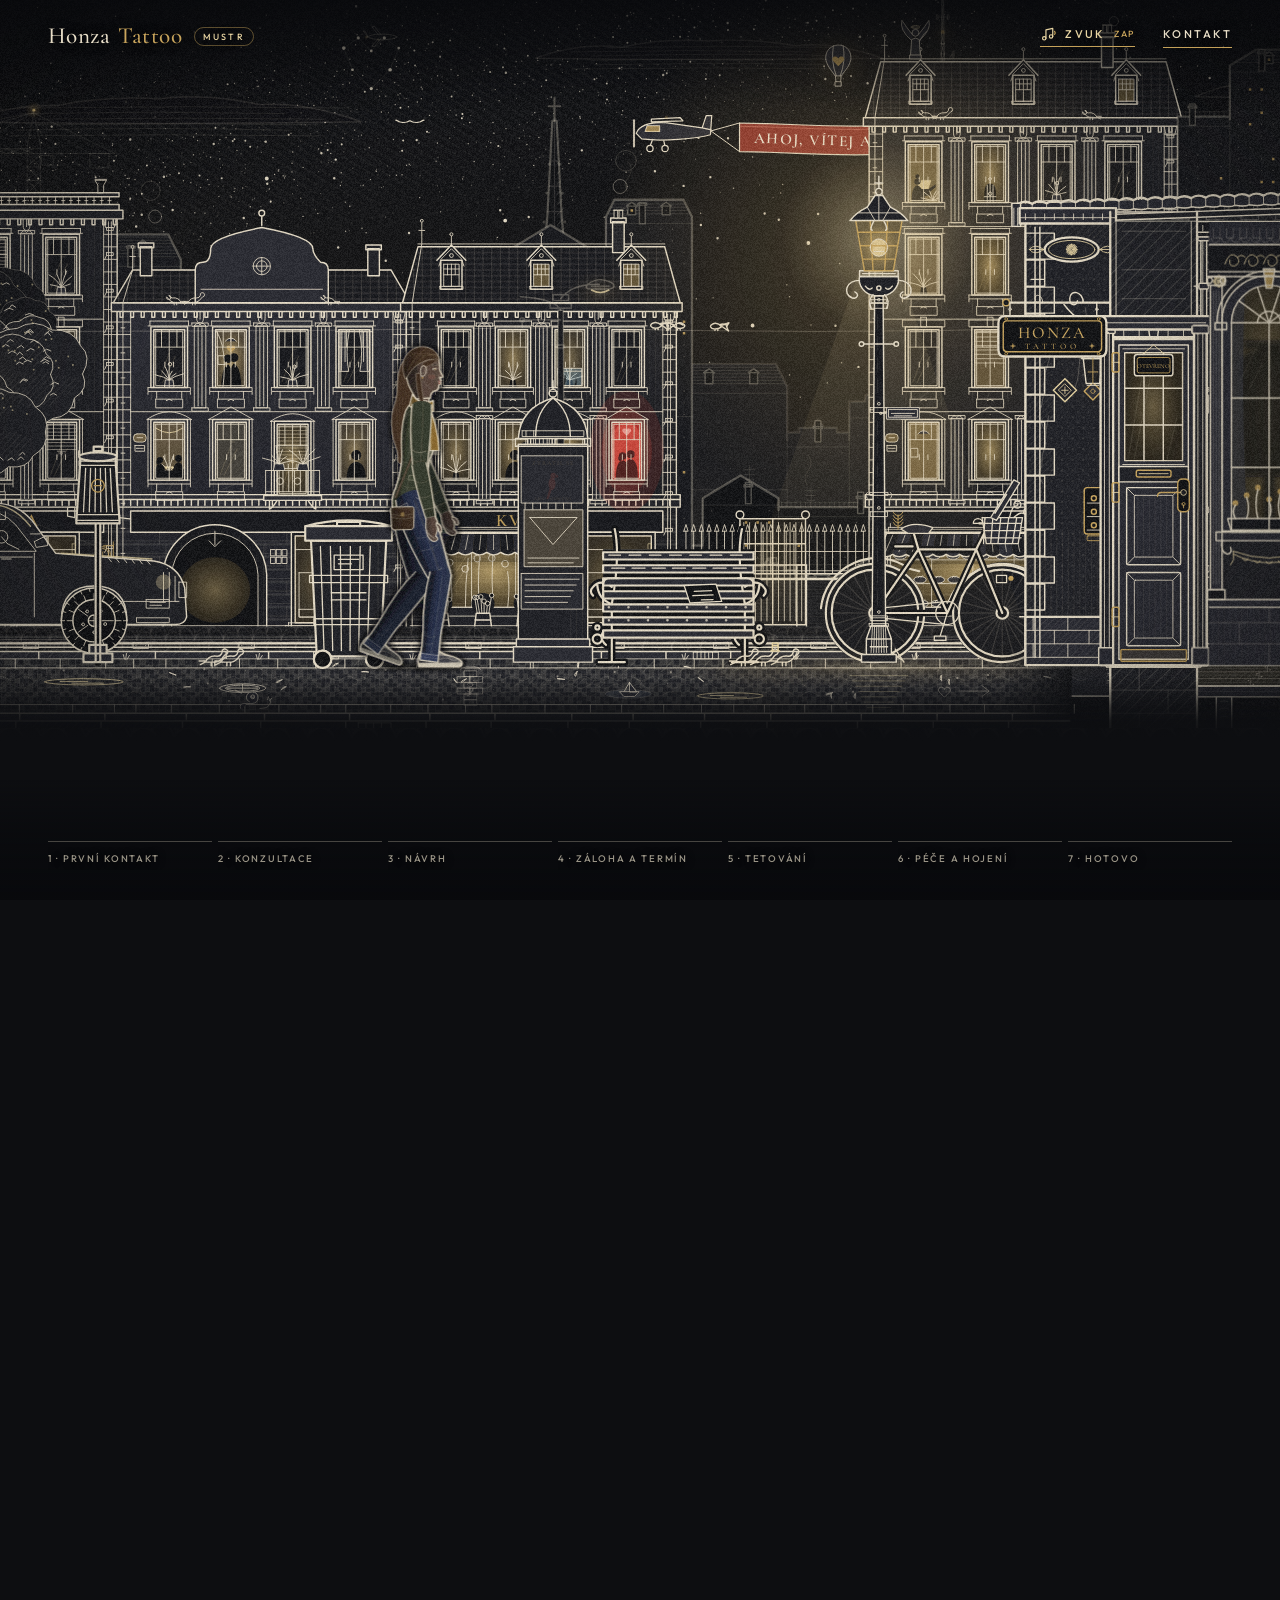
<file: pribeh.html>
<!DOCTYPE html>
<html lang="cs">
<head>
<meta charset="UTF-8">
<meta name="viewport" content="width=device-width, initial-scale=1.0, viewport-fit=cover">
<meta name="robots" content="noindex, nofollow">
<meta name="description" content="Honza Tattoo — cesta k tetování od první otázky po zahojený motiv. Praha, Žižkov.">
<title>Honza Tattoo · Příběh</title>
<link rel="preconnect" href="https://fonts.googleapis.com">
<link rel="preconnect" href="https://fonts.gstatic.com" crossorigin>
<link href="https://fonts.googleapis.com/css2?family=Cormorant+Garamond:ital,wght@0,300;0,400;0,500;1,300;1,400;1,500&family=Outfit:wght@300;400;500&display=swap" rel="stylesheet">
<link rel="stylesheet" href="pribeh/style.css">
</head>
<body>


<main>
<section class="story" id="story" aria-label="Jak vzniká tetování, příběh na scroll">
<header class="top">
  <a class="logo" href="index.html">Honza <em>Tattoo</em><small>mustr</small></a>
  <a class="top-cta" href="#kontakt">Kontakt</a>
</header>
  <div class="stage" id="stage">
    <svg id="world" aria-hidden="true">
      <defs>
        <radialGradient id="gGlow"><stop offset="0" stop-color="#E8D5A3" stop-opacity=".55"/><stop offset=".35" stop-color="#C8A45C" stop-opacity=".18"/><stop offset="1" stop-color="#C8A45C" stop-opacity="0"/></radialGradient>
        <linearGradient id="gCone" x1="0" y1="0" x2="0" y2="1"><stop offset="0" stop-color="#E8D5A3" stop-opacity=".42"/><stop offset="1" stop-color="#C8A45C" stop-opacity=".03"/></linearGradient>
        <pattern id="hatch" patternUnits="userSpaceOnUse" width="9" height="9" patternTransform="rotate(45)"><line x1="0" y1="0" x2="0" y2="9" stroke="rgba(231,221,199,.28)" stroke-width="1.2"/></pattern>
        <pattern id="hatchFine" patternUnits="userSpaceOnUse" width="5" height="5" patternTransform="rotate(45)"><line x1="0" y1="0" x2="0" y2="5" stroke="rgba(231,221,199,.22)" stroke-width=".8"/></pattern>
        <pattern id="hatchX" patternUnits="userSpaceOnUse" width="7" height="7" patternTransform="rotate(45)"><path d="M0,0V7M0,0H7" stroke="rgba(231,221,199,.2)" stroke-width=".8" fill="none"/></pattern>
        <pattern id="hatchV" patternUnits="userSpaceOnUse" width="6" height="6"><line x1="0" y1="0" x2="0" y2="6" stroke="rgba(231,221,199,.18)" stroke-width=".8"/></pattern>
        <pattern id="stipple" patternUnits="userSpaceOnUse" width="11" height="11"><circle cx="2" cy="3" r=".7" fill="rgba(231,221,199,.3)"/><circle cx="7.5" cy="8" r=".6" fill="rgba(231,221,199,.25)"/><circle cx="9" cy="1.5" r=".5" fill="rgba(231,221,199,.2)"/></pattern>
        <radialGradient id="gWin"><stop offset="0" stop-color="#E8C77F" stop-opacity=".75"/><stop offset="1" stop-color="#9A7B3A" stop-opacity=".35"/></radialGradient>
        <linearGradient id="gShadeDown" x1="0" y1="0" x2="0" y2="1"><stop offset="0" stop-color="#000" stop-opacity="0"/><stop offset="1" stop-color="#000" stop-opacity=".45"/></linearGradient>
        <filter id="blurFore" x="-10%" y="-10%" width="120%" height="120%"><feGaussianBlur stdDeviation="2.2"/></filter>
        <filter id="glowW" x="-200%" y="-200%" width="500%" height="500%"><feGaussianBlur stdDeviation="3.5" result="b"/><feMerge><feMergeNode in="b"/><feMergeNode in="SourceGraphic"/></feMerge></filter>
      </defs>

    </svg>
    <div class="dimmer" id="dimmer"></div>
    <svg id="close" aria-hidden="true" preserveAspectRatio="xMidYMid slice" viewBox="0 0 1600 900">
      <defs>
        <linearGradient id="gPetalF" x1="0" y1="0" x2="0" y2="1"><stop offset="0" stop-color="#E8D5A3" stop-opacity=".85"/><stop offset="1" stop-color="#9A7B3A" stop-opacity=".55"/></linearGradient>
        <linearGradient id="gPetalB" x1="0" y1="0" x2="0" y2="1"><stop offset="0" stop-color="#C8A45C" stop-opacity=".5"/><stop offset="1" stop-color="#6E5628" stop-opacity=".3"/></linearGradient>
        <radialGradient id="gHalo"><stop offset="0" stop-color="#E8D5A3" stop-opacity=".35"/><stop offset="1" stop-color="#C8A45C" stop-opacity="0"/></radialGradient>
        <radialGradient id="gRed"><stop offset="0" stop-color="#C9705E" stop-opacity=".42"/><stop offset=".6" stop-color="#A9564A" stop-opacity=".16"/><stop offset="1" stop-color="#A9564A" stop-opacity="0"/></radialGradient>
        <radialGradient id="gNeedle"><stop offset="0" stop-color="#FFF6DF" stop-opacity="1"/><stop offset=".3" stop-color="#E8D5A3" stop-opacity=".8"/><stop offset="1" stop-color="#C8A45C" stop-opacity="0"/></radialGradient>
        <linearGradient id="gFilm" x1="0" y1="0" x2="1" y2="1"><stop offset="0" stop-color="#FFFFFF" stop-opacity=".10"/><stop offset=".45" stop-color="#FFFFFF" stop-opacity=".02"/><stop offset=".55" stop-color="#FFFFFF" stop-opacity=".12"/><stop offset="1" stop-color="#FFFFFF" stop-opacity=".03"/></linearGradient>
      </defs>
      <rect x="-3000" y="-3000" width="8000" height="8000" fill="#0D0E11"/>
      <g id="closeScene"></g>
    </svg>
    <div class="vignette"></div>
    <div class="grain" id="grain"></div>
    <div class="floorfade"></div>
    <div class="introfade" id="introfade"></div>
    <div class="st-shade" id="stShade"></div>
    <div class="st-veil" id="stVeil"></div>

    <div class="intro" id="intro">
      <div class="eyebrow">Black &amp; Grey · Colour · Praha — Žižkov</div>
      <h1>Každé tetování začíná <em>otázkou.</em></h1>
      <p>Projděte si cestu od první otázky po zahojené tetování. Stačí scrollovat.</p>
    </div>
    <div class="hint" id="hint"><span>Scrollujte</span><i></i></div>

    <div id="bubbles"></div>

    <div class="caption" id="caption" aria-live="polite">
      <div class="cap-n" id="capN"></div>
      <h2 class="cap-t" id="capT"></h2>
      <p class="cap-p" id="capP"></p>
    </div>
    <div class="days" id="days"><span>Hojení</span><b id="dayN">1</b> <small>/ 21 dní</small></div>

    <div class="cta" id="cta">
      <h2>Máte představu? <em>Napište mi.</em></h2>
      <p>Popište motiv, velikost a ideální umístění. Odpovídám e‑mailem, většinou do 24 hodin.</p>
      <div class="row">
        <a class="st-btn" href="index.html#contact">Napsat poptávku</a>
        <a class="mail" href="mailto:honza@honzatattoo.cz">honza@honzatattoo.cz</a>
      </div>
      <div class="meta">Praha — Žižkov · termíny i o víkendech · <a href="https://instagram.com/honza.tattoo" target="_blank" rel="noopener">@honza.tattoo</a></div>
    </div>

    <div class="steps" id="steps" role="navigation" aria-label="Kroky"></div>
  </div>
  <div id="kontakt"></div>
</section>

<!-- Textova verze pro vyhledavace a ctecky obrazovky -->
<section class="sr" aria-label="Jak vzniká tetování">
  <h2>Sedm kroků k tetování</h2>
  <ol>
    <li>První kontakt: napíšete mi svou představu, motiv, velikost a umístění.</li>
    <li>Konzultace: probereme detaily, styl a umístění. Osobní konzultace je nezávazná a zdarma.</li>
    <li>Návrh: připravím unikátní návrh na míru a pošlu náhled k odsouhlasení.</li>
    <li>Záloha a termín: termín potvrdíte zálohou 1 000–2 500 Kč, která se odečte z ceny.</li>
    <li>Tetování: v klidu a pohodě ve studiu na Žižkově.</li>
    <li>Péče a hojení: dostanete podrobný návod, hojení trvá 2–3 týdny.</li>
    <li>Hotovo: zahojené tetování. Kontakt: honza@honzatattoo.cz, Instagram @honza.tattoo.</li>
  </ol>
</section>
</main>

<script src="pribeh/core.js"></script>
<script src="pribeh/street.js"></script>
<script src="pribeh/studio.js"></script>
<script src="pribeh/doors.js"></script>
<script src="pribeh/facade.js"></script>
<script src="pribeh/close.js"></script>
<script src="pribeh/chars.js"></script>
<script src="pribeh/audio.js"></script>
<script>ST.start();</script>
<noscript><style>.intro{position:relative}.hint,.steps{display:none}</style></noscript>
</body>
</html>
</file>
<file: pribeh/style.css>
/* Layout: jeden svitek. Sticky scena na celou obrazovku, scroll posouva kameru po dlouhe kresbe tusem (svet ~ 7000 x 900 jednotek). */
:root{
  --bg:#0D0E11;            /* noc / papir */
  --skin:#17181C;          /* kuze v detailu */
  --t1:#15161A;            /* tonove plochy: tmava */
  --t2:#1D1E23;            /* stredni */
  --t3:#272830;            /* svetlejsi (drevo, latka) */
  --line:#E7DDC7;          /* tus - hlavni linka */
  --line-dim:rgba(231,221,199,.30);
  --gold:#C8A45C;
  --gold-light:#E8D5A3;
  --bubble:#EFE6D2;
  --bubble-ink:#17140F;
  --font-display:'Cormorant Garamond',Georgia,'Times New Roman',serif;
  --font-body:'Outfit',system-ui,-apple-system,'Segoe UI',sans-serif;
  --ease:cubic-bezier(.22,1,.36,1);
  color-scheme:dark;
}
*{margin:0;padding:0;box-sizing:border-box}
html{scroll-behavior:smooth;background:var(--bg)}
body{background:var(--bg);color:var(--line);font-family:var(--font-body);font-weight:300;line-height:1.6;-webkit-font-smoothing:antialiased}
a{color:inherit}
:focus-visible{outline:1.5px solid var(--gold);outline-offset:3px}

/* HLAVICKA */
.top{position:fixed;top:0;left:0;right:0;z-index:30;display:flex;justify-content:space-between;align-items:center;padding:calc(18px + env(safe-area-inset-top,0px)) clamp(16px,4vw,48px) 18px;pointer-events:none}
.top>*{pointer-events:auto}
.logo{font-family:var(--font-display);font-size:1.45rem;font-weight:500;letter-spacing:.02em;text-decoration:none;color:var(--line);display:flex;align-items:baseline;gap:.35em}
.logo em{font-style:normal;color:var(--gold)}
.logo small{font-family:var(--font-body);font-size:.56rem;font-weight:500;letter-spacing:.24em;text-transform:uppercase;color:var(--gold-light);border:1px solid rgba(200,164,92,.45);border-radius:20px;padding:2px 8px 1px;margin-left:.4em;position:relative;top:-3px}
.top-cta{font-size:.7rem;font-weight:500;letter-spacing:.22em;text-transform:uppercase;text-decoration:none;color:var(--line);border-bottom:1px solid var(--gold);padding-bottom:3px}

/* PRIBEH */
.story{position:relative;z-index:2;height:1200vh;padding:0;margin:0}
.stage{position:sticky;top:0;height:100vh;height:100svh;width:100%;overflow:hidden;background:var(--bg)}
#world,#close,#closeBg{position:absolute;inset:0;width:100%;height:100%;display:block}
#closeBg{opacity:0;pointer-events:none;will-change:opacity}
#world{shape-rendering:geometricPrecision}
#close{opacity:0;pointer-events:none}

/* tus: tridy pro vsechny moduly (stroke) */
.ink{fill:none;stroke:var(--line);stroke-width:2.4;stroke-linecap:round;stroke-linejoin:round}
.ink.thin{stroke-width:1.5}
.ink.hair{stroke-width:.9}
.ink.bold{stroke-width:3.4}
.ink.dim{stroke:var(--line-dim)}
.ink.faint{stroke:rgba(231,221,199,.14)}
.ink.gold{stroke:var(--gold)}
.ink.goldl{stroke:var(--gold-light)}
.ink.solid{fill:var(--bg)}
.ink.t1{fill:var(--t1)}.ink.t2{fill:var(--t2)}.ink.t3{fill:var(--t3)}
/* vyplne bez linky */
.f-bg{fill:var(--bg);stroke:none}.f-t1{fill:var(--t1);stroke:none}.f-t2{fill:var(--t2);stroke:none}.f-t3{fill:var(--t3);stroke:none}
.f-line{fill:var(--line);stroke:none}.f-gold{fill:var(--gold);stroke:none}.f-goldl{fill:var(--gold-light);stroke:none}
.dr{stroke-dasharray:1 1;stroke-dashoffset:1}
.ld{stroke-dasharray:1 1;stroke-dashoffset:1;animation:draw 2.8s cubic-bezier(.6,.05,.3,1) forwards}
@keyframes draw{to{stroke-dashoffset:0}}
.label{font-family:var(--font-display);fill:var(--gold);font-weight:500}
.tt{fill:none;stroke:var(--gold);stroke-width:2.6;stroke-linecap:round;stroke-linejoin:round}
.tt.fine{stroke-width:1.3}
.sk{fill:none;stroke:var(--line);stroke-width:1.5;stroke-linecap:round;stroke-linejoin:round;opacity:.85}
.sk.fine{stroke-width:.8}

/* atmosfera */
.dimmer{position:absolute;inset:0;pointer-events:none;opacity:0}
.vignette{position:absolute;inset:0;pointer-events:none;background:radial-gradient(ellipse 75% 70% at 50% 46%,transparent 52%,rgba(0,0,0,.6) 100%)}
.floorfade{position:absolute;left:0;right:0;bottom:0;height:min(260px,34vh);pointer-events:none;z-index:4;background:linear-gradient(to top,rgba(13,14,17,.94) 0,rgba(13,14,17,.7) 45%,rgba(13,14,17,0) 100%)}
.introfade{position:absolute;inset:0;pointer-events:none;z-index:4;background:radial-gradient(ellipse 60% 70% at 18% 38%,rgba(13,14,17,.82) 0,rgba(13,14,17,.5) 45%,rgba(13,14,17,0) 75%)}
.grain{position:absolute;inset:-50%;pointer-events:none;opacity:.07;z-index:4}

/* UVOD */
.intro{position:absolute;left:clamp(16px,7vw,110px);top:calc(22vh + env(safe-area-inset-top,0px));max-width:min(560px,calc(100% - 32px));z-index:5}
.eyebrow{font-size:.66rem;font-weight:500;letter-spacing:.3em;text-transform:uppercase;color:var(--gold-light);margin-bottom:22px;display:flex;align-items:center;gap:14px}
.eyebrow::before{content:'';width:42px;height:1px;background:var(--gold)}
.intro h1{font-family:var(--font-display);font-weight:300;font-size:clamp(2.7rem,6.4vw,5.6rem);line-height:1.02;letter-spacing:-.01em;text-wrap:balance;color:var(--line);text-shadow:0 2px 30px rgba(0,0,0,.6)}
.intro h1 em{font-style:italic;color:var(--gold)}
.intro p{margin-top:24px;font-size:1rem;color:rgba(231,221,199,.66);max-width:40ch}
.hint{position:absolute;left:0;right:0;bottom:calc(36px + env(safe-area-inset-bottom,0px));display:flex;flex-direction:column;align-items:center;gap:12px;font-size:.6rem;font-weight:500;letter-spacing:.42em;text-transform:uppercase;color:rgba(231,221,199,.5);z-index:5}
.hint i{display:block;width:1px;height:46px;background:linear-gradient(var(--gold),transparent);transform-origin:top;animation:drip 2.4s var(--ease) infinite}
@keyframes drip{0%{transform:scaleY(0);opacity:1}70%{transform:scaleY(1);opacity:1}100%{transform:scaleY(1);opacity:0}}

/* BUBLINY */
#bubbles{position:absolute;inset:0;pointer-events:none;z-index:6}
.bub{position:absolute;left:0;top:0;width:max-content;max-width:min(290px,66vw);background:var(--bubble);color:var(--bubble-ink);padding:12px 18px 14px;border-radius:20px 24px 22px 18px;box-shadow:0 14px 40px rgba(0,0,0,.45);opacity:0;will-change:transform,opacity}
.bub b{display:block;font-family:var(--font-body);font-size:.58rem;font-weight:500;letter-spacing:.24em;text-transform:uppercase;color:#8A6C33;margin-bottom:3px}
.bub p{font-family:var(--font-display);font-style:italic;font-size:1.22rem;line-height:1.28;font-weight:500}
.bub p .h{visibility:hidden}
.bub::after{content:'';position:absolute;bottom:-9px;width:18px;height:18px;background:var(--bubble);clip-path:polygon(0 0,100% 0,15% 100%)}
.bub.l::after{left:22px}
.bub.r::after{right:22px;clip-path:polygon(0 0,100% 0,85% 100%)}
.bub.free::after{display:none}

/* POPISEK KROKU + LISTA */
.caption{position:absolute;left:clamp(16px,4vw,48px);bottom:calc(76px + env(safe-area-inset-bottom,0px));max-width:min(380px,calc(100% - 32px));z-index:7;opacity:0;pointer-events:none}
.cap-n{font-variant-numeric:lining-nums;font-size:.62rem;font-weight:500;letter-spacing:.3em;text-transform:uppercase;color:var(--gold);font-variant-numeric:tabular-nums}
.cap-t{font-family:var(--font-display);font-weight:400;font-size:clamp(1.7rem,3vw,2.4rem);line-height:1.1;margin:6px 0 8px;color:var(--line)}
.cap-p{font-size:.92rem;color:rgba(231,221,199,.68);max-width:42ch}
.steps{position:absolute;left:clamp(16px,4vw,48px);right:clamp(16px,4vw,48px);bottom:calc(30px + env(safe-area-inset-bottom,0px));display:grid;grid-template-columns:repeat(7,1fr);gap:6px;z-index:8;transition:opacity .5s}
.steps button{all:unset;cursor:pointer;display:flex;flex-direction:column;gap:9px;padding:8px 0 4px;font-size:.56rem;font-weight:500;letter-spacing:.18em;text-transform:uppercase;color:rgba(231,221,199,.4);white-space:nowrap;overflow:hidden;text-overflow:ellipsis;transition:color .3s}
.steps button:hover,.steps button.on{color:var(--gold-light)}
.steps button:focus-visible{outline:1.5px solid var(--gold);outline-offset:2px}
.steps .tr{position:relative;height:1px;background:rgba(231,221,199,.18)}
.steps .tr i{position:absolute;left:0;top:-.5px;height:2px;width:0;background:var(--gold)}
.days{position:absolute;right:clamp(16px,4vw,48px);top:calc(84px + env(safe-area-inset-top,0px));z-index:7;text-align:right;opacity:0;pointer-events:none}
.days span{display:block;font-size:.6rem;font-weight:500;letter-spacing:.3em;text-transform:uppercase;color:var(--gold)}
.days b{font-family:var(--font-display);font-weight:300;font-size:clamp(3rem,7vw,5rem);line-height:1;color:var(--line);font-variant-numeric:lining-nums tabular-nums}
.days small{font-family:var(--font-display);font-size:1.3rem;color:rgba(231,221,199,.5)}

/* KONTAKT NA KONCI */
.cta{position:absolute;left:50%;top:calc(12vh + env(safe-area-inset-top,0px));transform:translateX(-50%);width:min(560px,calc(100% - 32px));text-align:center;z-index:9;opacity:0;pointer-events:none}
.cta::before{content:'';position:absolute;inset:-60px -80px -50px;z-index:-1;background:radial-gradient(ellipse 50% 50% at 50% 50%,rgba(13,14,17,.88) 0,rgba(13,14,17,.6) 55%,rgba(13,14,17,0) 100%);pointer-events:none}
.cta h2{font-family:var(--font-display);font-weight:300;font-size:clamp(2.4rem,5.4vw,4.4rem);line-height:1.04;text-wrap:balance}
.cta h2 em{font-style:italic;color:var(--gold)}
.cta p{margin:18px auto 0;max-width:44ch;color:rgba(231,221,199,.7);font-size:.98rem}
.cta .row{display:flex;flex-wrap:wrap;justify-content:center;gap:12px 22px;margin-top:28px;align-items:center}
.st-btn{display:inline-block;text-decoration:none;font-size:.72rem;font-weight:500;letter-spacing:.2em;text-transform:uppercase;background:var(--gold);color:#16120B;padding:15px 28px;border-radius:40px;transition:background .3s}
.st-btn:hover{background:var(--gold-light)}
.cta .mail{font-family:var(--font-display);font-size:1.25rem;color:var(--line);user-select:all;text-decoration:none;border-bottom:1px solid rgba(200,164,92,.5)}
.cta .meta{margin-top:22px;font-size:.62rem;letter-spacing:.26em;text-transform:uppercase;color:rgba(231,221,199,.45)}
.cta .meta a{color:var(--gold-light);text-decoration:none}
#kontakt{position:absolute;bottom:0;left:0;height:1px;width:1px}

.sr{position:absolute;width:1px;height:1px;overflow:hidden;clip:rect(0 0 0 0);white-space:nowrap}

@media (max-width:720px){
  .logo{font-size:1.2rem}
  .intro{top:calc(15vh + env(safe-area-inset-top,0px))}
  .intro p{font-size:.92rem}
  .steps{grid-template-columns:repeat(7,1fr);gap:4px}
  .steps button{font-size:0;gap:0}
  .caption{bottom:calc(58px + env(safe-area-inset-bottom,0px))}
  .cap-t{font-size:1.6rem}
  .cap-p{font-size:.86rem}
  .bub p{font-size:1.08rem}
  .bub{padding:10px 15px 12px}
}
@media (prefers-reduced-motion:reduce){
  html{scroll-behavior:auto}
  .ld{animation:none;stroke-dashoffset:0}
  .hint i{animation:none}
}

/* zaver: stejny stin jako na zacatku filmu s andelem (scrolly.css .sc-shade), aby fotka navazala bez skoku */
.st-shade{position:absolute;inset:0;pointer-events:none;opacity:0;z-index:3;background:radial-gradient(ellipse at 50% 45%,rgba(7,8,11,0) 0%,rgba(7,8,11,.35) 55%,rgba(7,8,11,.9) 100%),linear-gradient(180deg,rgba(7,8,11,.55) 0%,rgba(7,8,11,.2) 40%,rgba(7,8,11,.75) 100%)}

/* CITELNOST PISMA: podklady a podsviceni textu nad kresbou */
.top::before{content:'';position:absolute;left:0;right:0;top:0;height:110px;z-index:-1;pointer-events:none;background:linear-gradient(180deg,rgba(8,9,12,.78) 0,rgba(8,9,12,.42) 55%,rgba(8,9,12,0) 100%)}
.logo,.top-cta,.snd{text-shadow:0 1px 12px rgba(0,0,0,.9)}
.intro::before{content:'';position:absolute;inset:-70px -90px -60px -110px;z-index:-1;pointer-events:none;background:radial-gradient(ellipse 60% 58% at 42% 50%,rgba(9,10,13,.9) 0,rgba(9,10,13,.66) 52%,rgba(9,10,13,0) 100%)}
.intro h1{text-shadow:0 2px 4px rgba(0,0,0,.7),0 4px 36px rgba(0,0,0,.85)}
.intro h1 em{text-shadow:0 0 28px rgba(200,164,92,.35),0 2px 4px rgba(0,0,0,.7)}
.intro p{color:rgba(240,232,214,.9);font-size:1.06rem;font-weight:400;text-shadow:0 1px 10px rgba(0,0,0,.9)}
.eyebrow{text-shadow:0 1px 8px rgba(0,0,0,.9)}
.caption{padding:16px 22px 18px;border-radius:16px;background:linear-gradient(160deg,rgba(12,13,17,.86),rgba(12,13,17,.7));border:1px solid rgba(200,164,92,.22);box-shadow:0 18px 50px rgba(0,0,0,.55);-webkit-backdrop-filter:blur(8px) saturate(1.1);backdrop-filter:blur(8px) saturate(1.1)}
.cap-n{color:var(--gold-light);font-size:.66rem}
.cap-t{color:#F3EBDA;text-shadow:0 2px 14px rgba(0,0,0,.8)}
.cap-p{color:rgba(240,232,214,.9);font-size:.98rem;font-weight:400;line-height:1.55}
.steps::before{content:'';position:absolute;left:calc(-1 * clamp(16px,4vw,48px));right:calc(-1 * clamp(16px,4vw,48px));bottom:calc(-30px - env(safe-area-inset-bottom,0px));height:120px;z-index:-1;pointer-events:none;background:linear-gradient(0deg,rgba(8,9,12,.92) 0,rgba(8,9,12,.6) 55%,rgba(8,9,12,0) 100%)}
.steps button{color:rgba(231,221,199,.66);font-size:.6rem;text-shadow:0 1px 8px rgba(0,0,0,.9)}
.steps .tr{background:rgba(231,221,199,.28)}
.bub{box-shadow:0 0 0 1px rgba(200,164,92,.35),0 16px 44px rgba(0,0,0,.6),0 0 40px rgba(232,213,163,.12)}
.bub b{color:#7A5C24}
.bub p{color:#17130D;font-family:var(--font-body);font-style:normal;font-weight:400;font-size:1.02rem;line-height:1.42;letter-spacing:.004em}
.bub b{margin-bottom:5px}
@media (max-width:720px){.bub p{font-size:.96rem}}
.days b,.days small,.days span{text-shadow:0 2px 16px rgba(0,0,0,.9)}
.hint{color:rgba(240,232,214,.8);text-shadow:0 1px 8px rgba(0,0,0,.9)}
@media (max-width:720px){.caption{padding:12px 16px 14px;left:12px;right:12px;max-width:none}.cap-p{font-size:.9rem}.intro::before{inset:-40px -30px -40px -30px}}
/* film za andelem: let po zdi galerie mezi fotkami (scena prekryje film) */
.st-veil{position:absolute;inset:0;pointer-events:none;opacity:0;z-index:3;background:radial-gradient(ellipse at 50% 50%,rgba(7,8,11,0) 35%,rgba(7,8,11,.6) 100%),linear-gradient(180deg,rgba(7,8,11,.35) 0%,rgba(7,8,11,0) 25%,rgba(7,8,11,0) 75%,rgba(7,8,11,.45) 100%)}
.stage.gal{pointer-events:none}
.stage.gal,.stage.fix{position:fixed;inset:0;z-index:5}
#hero .sc-stage.sc-fix{position:fixed;top:0;left:0;right:0}
.stage.gal>*:not(#world):not(.st-veil):not(.st-shade):not(.grain){visibility:hidden!important;opacity:0!important}
</file>
